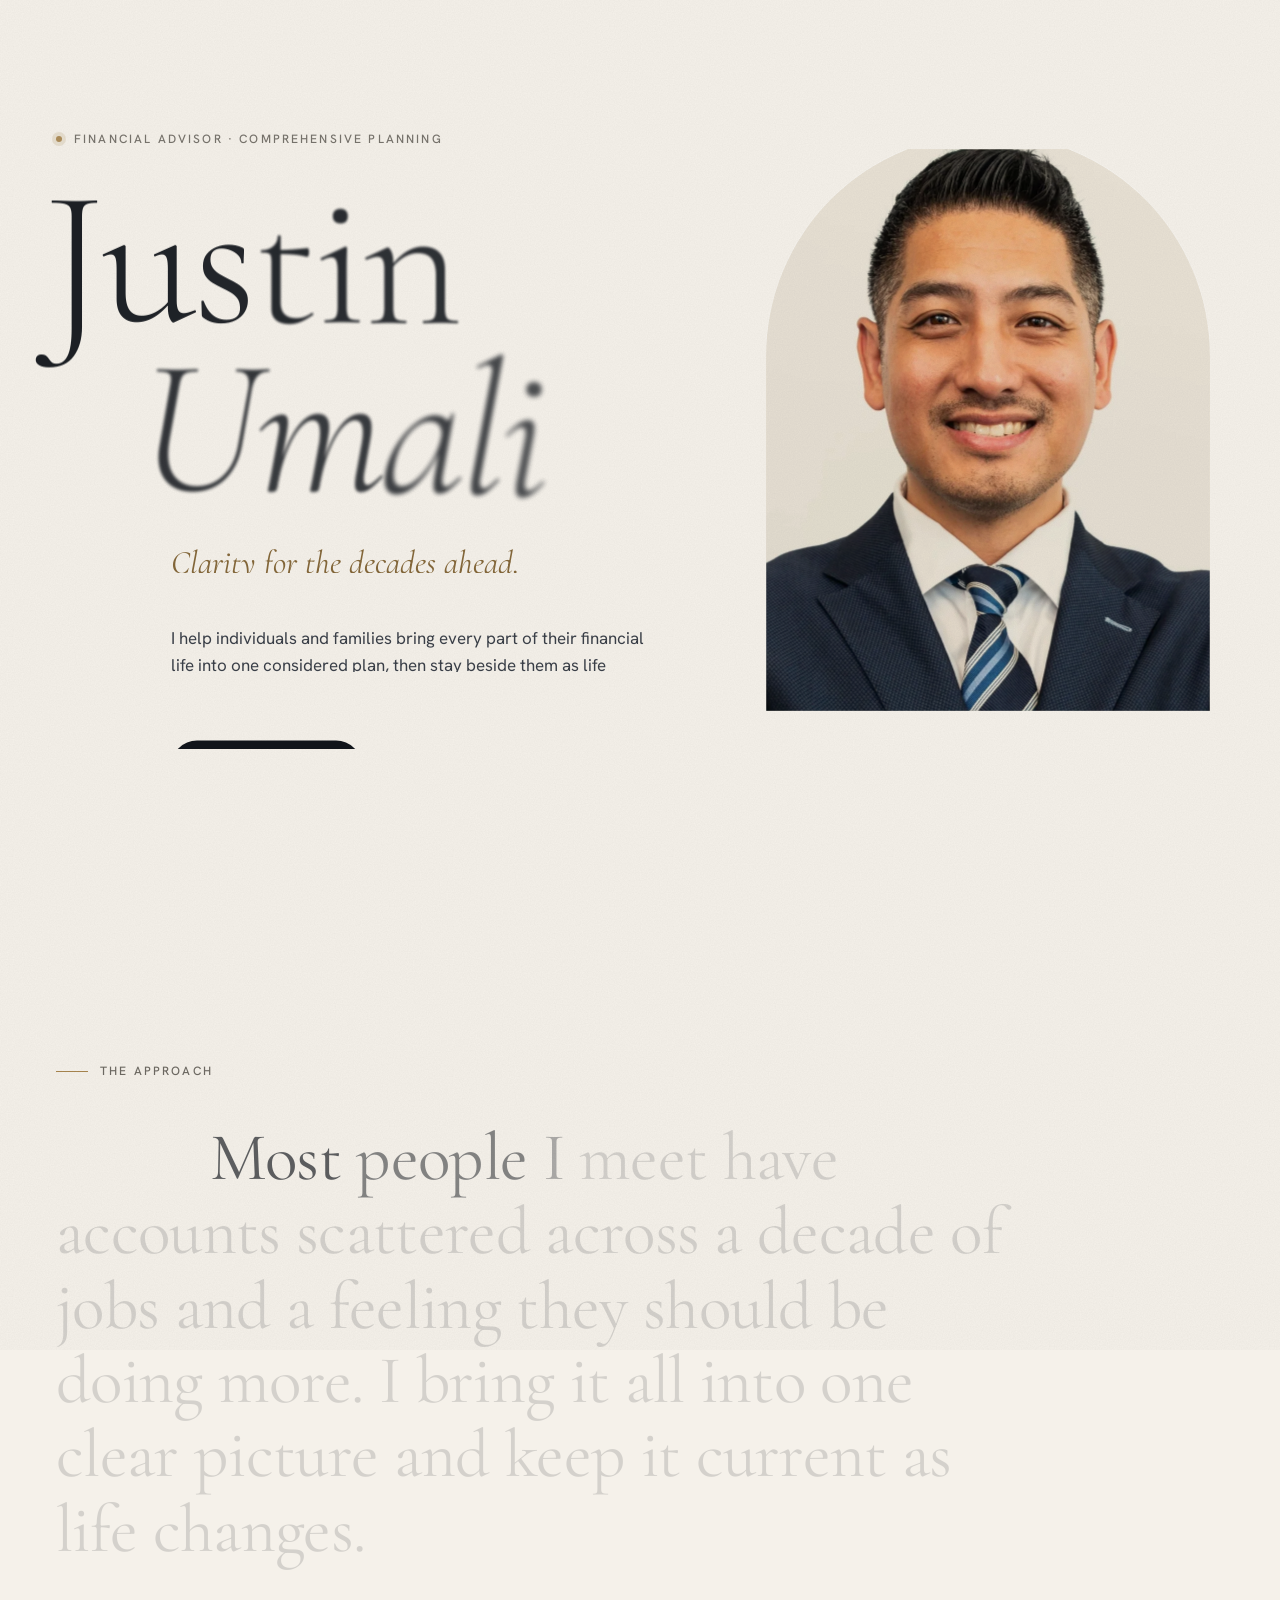
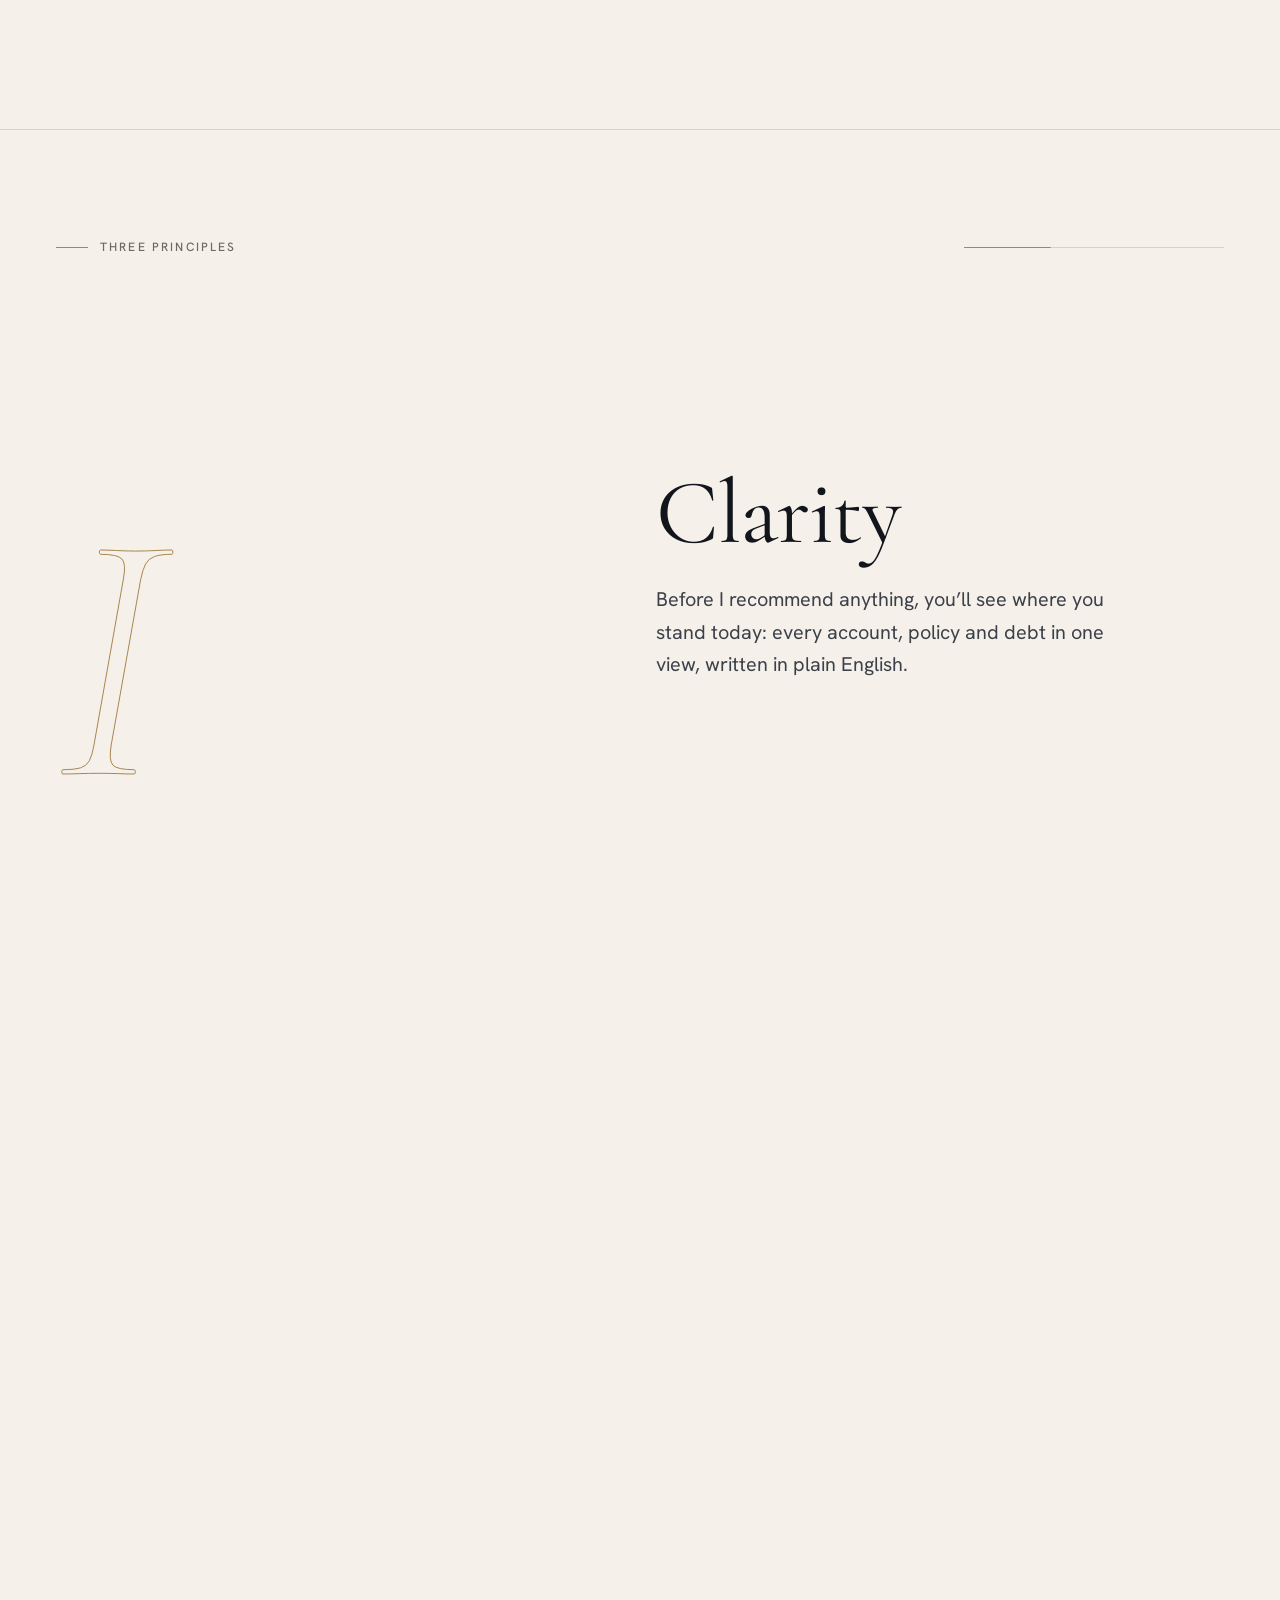
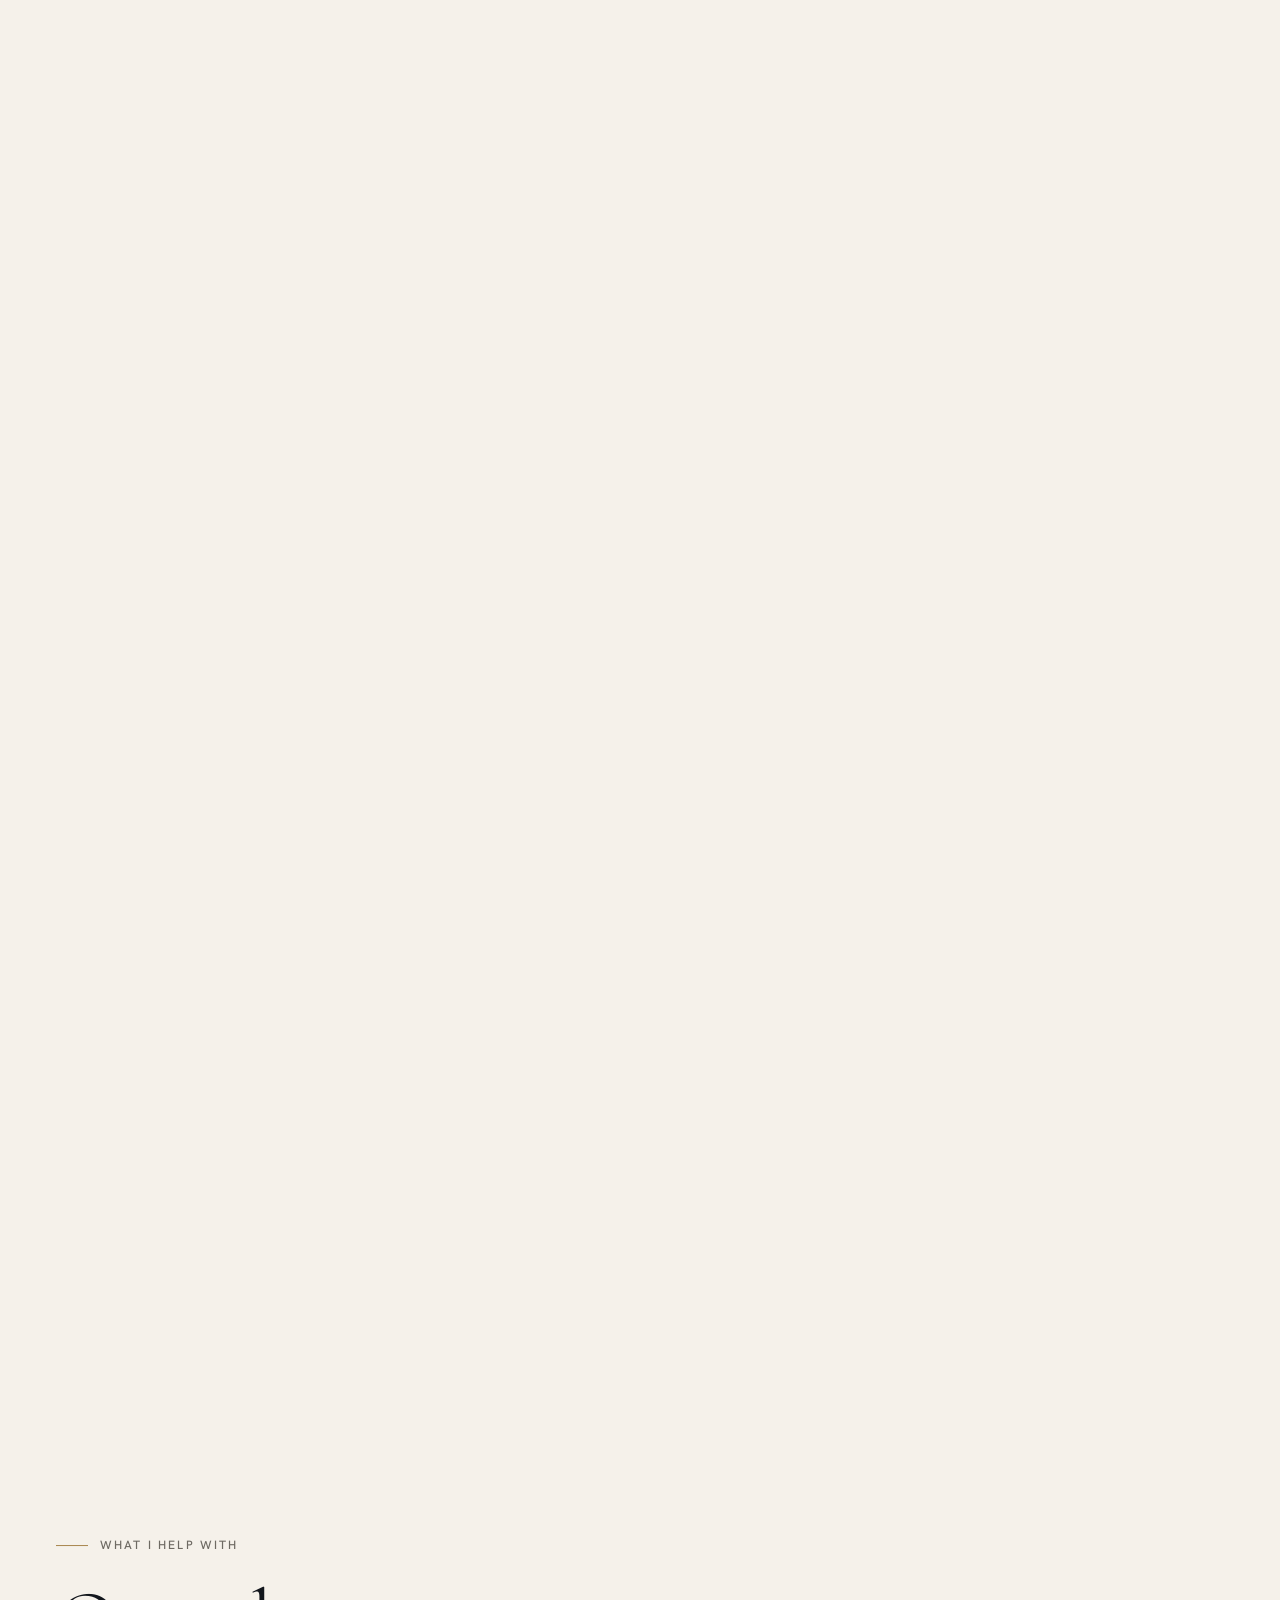
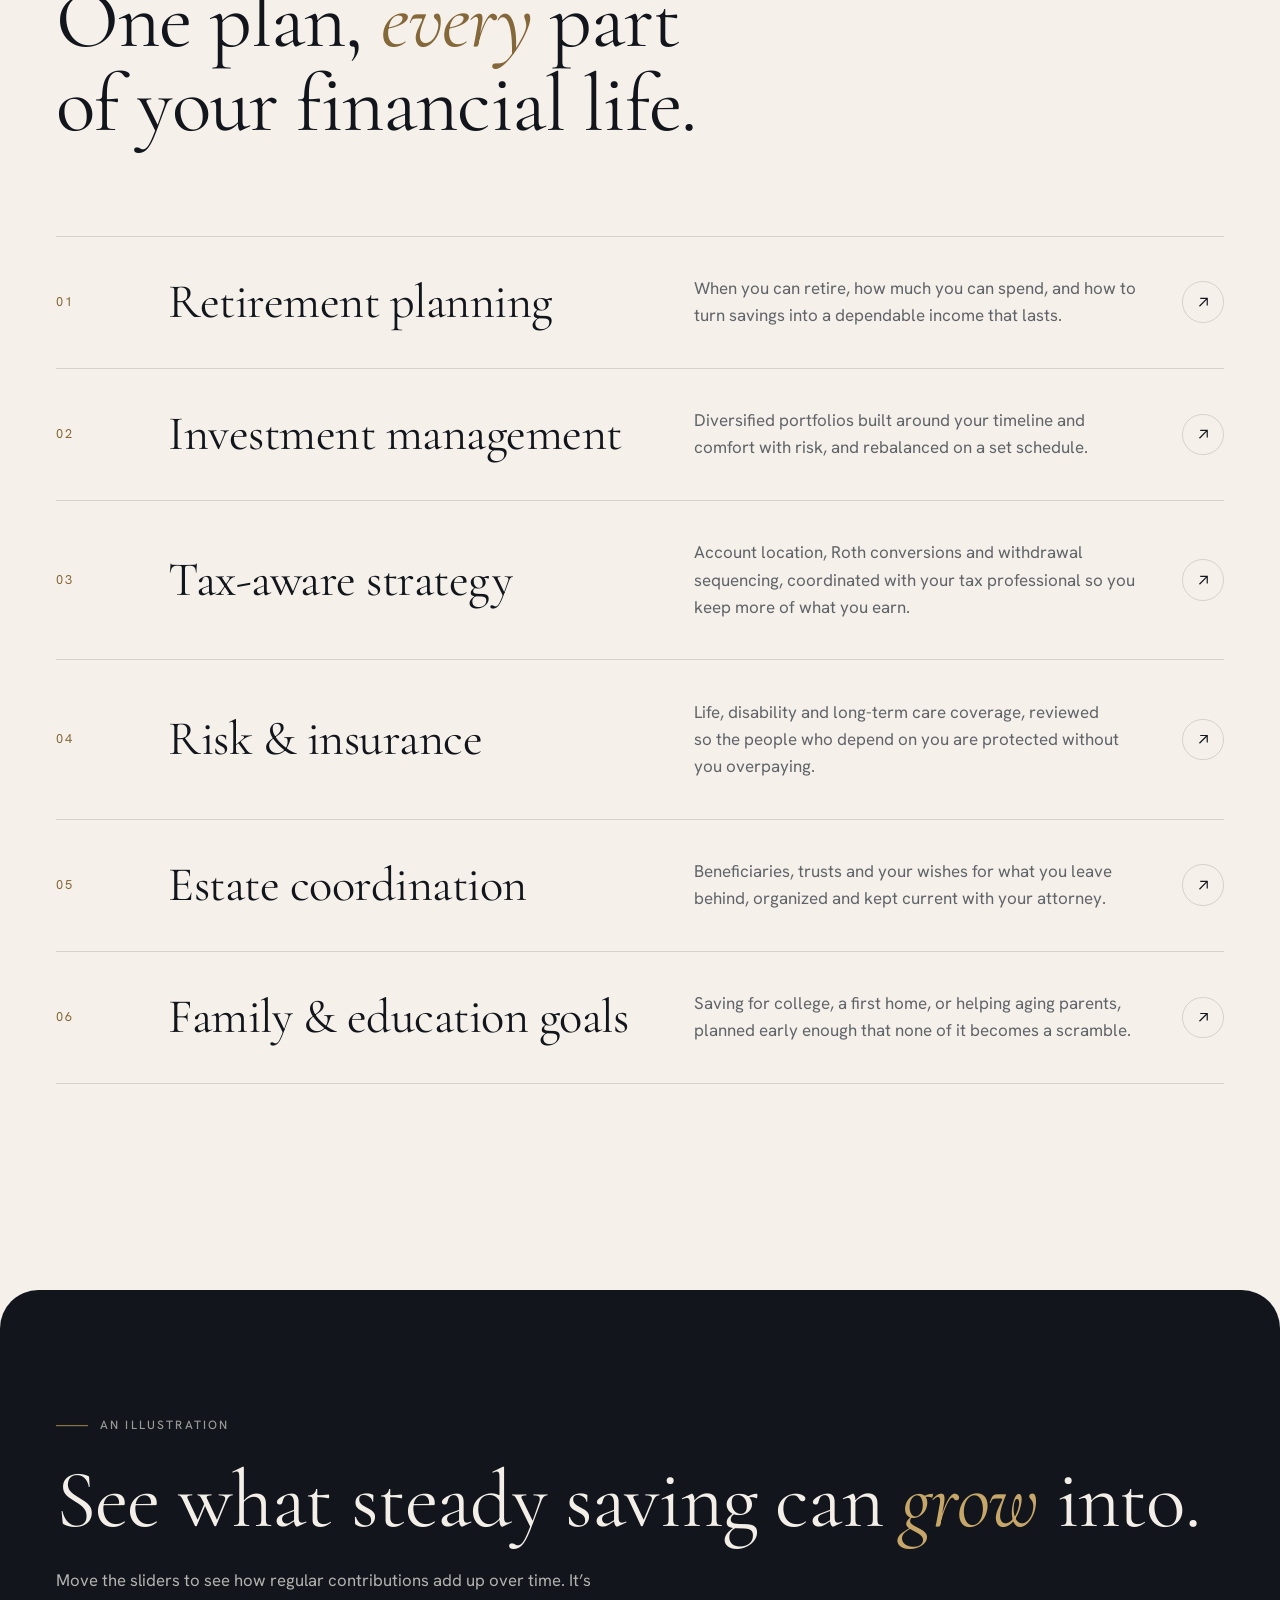
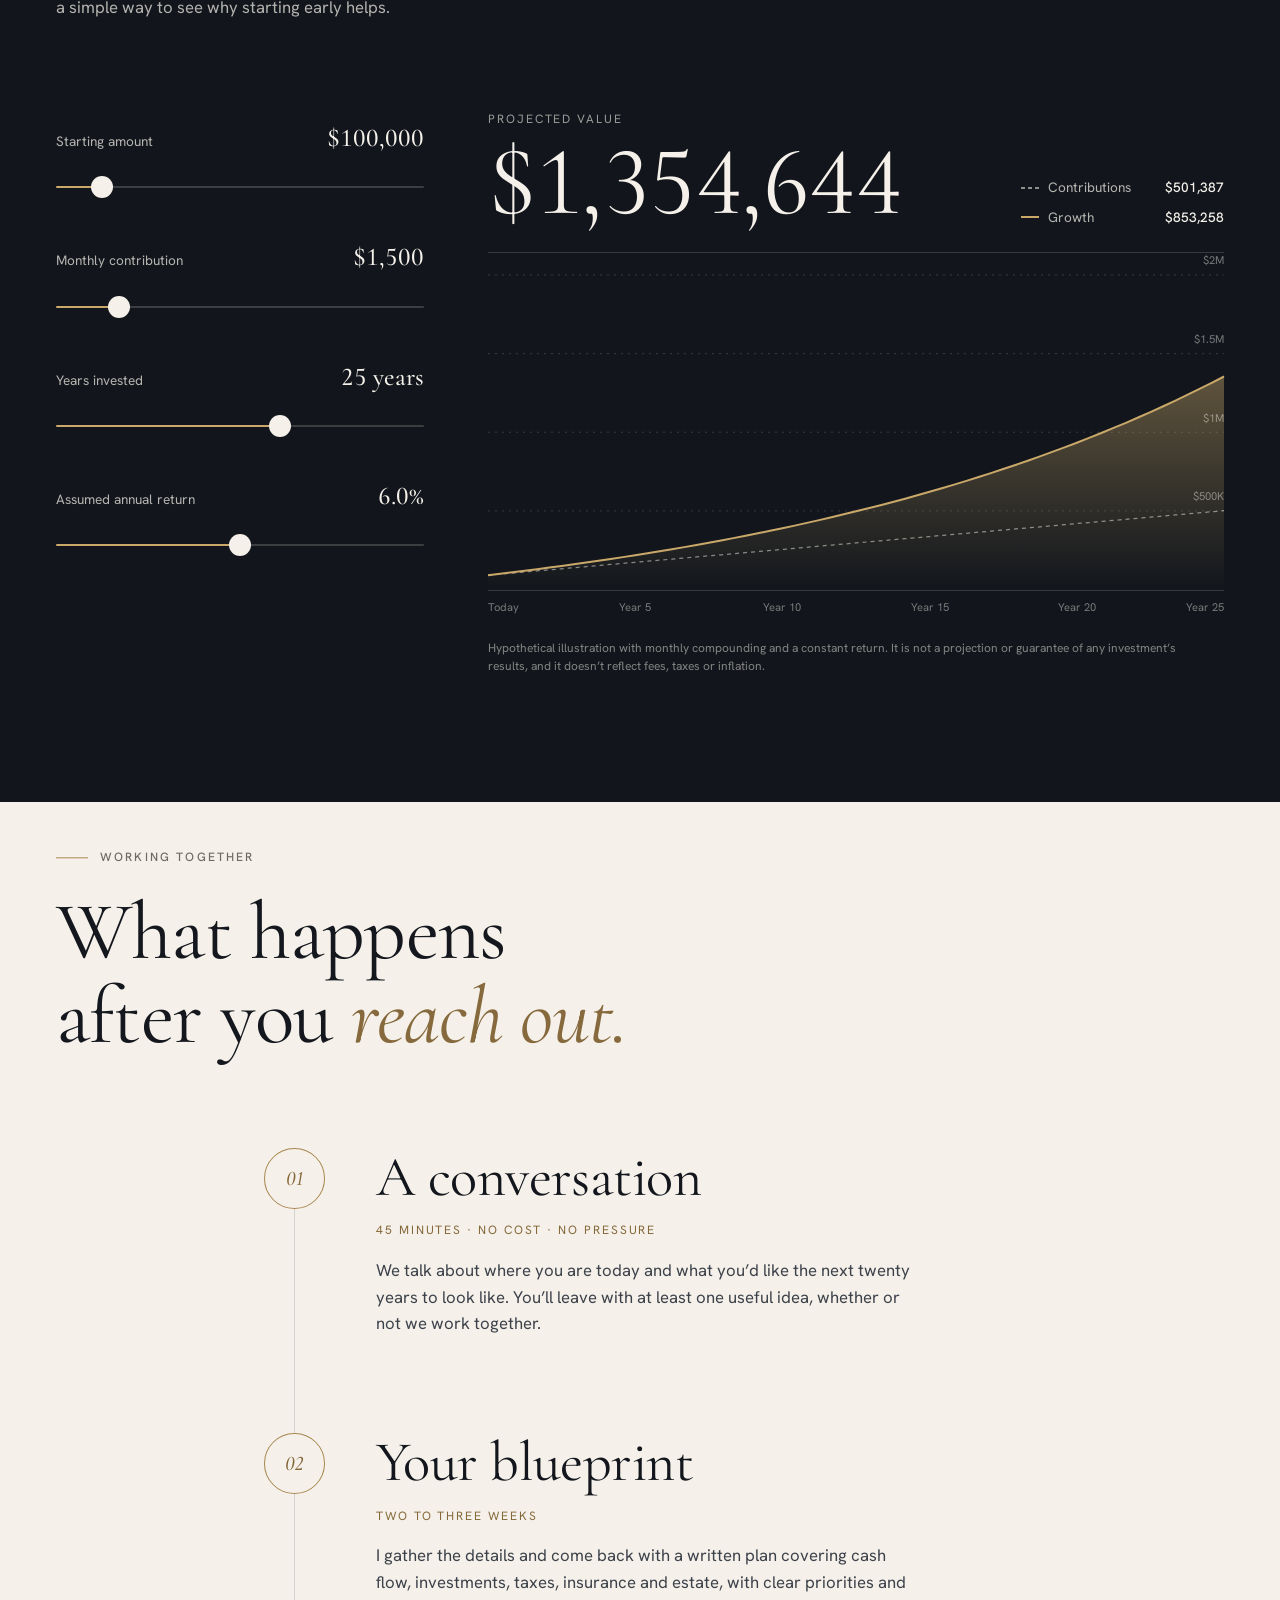
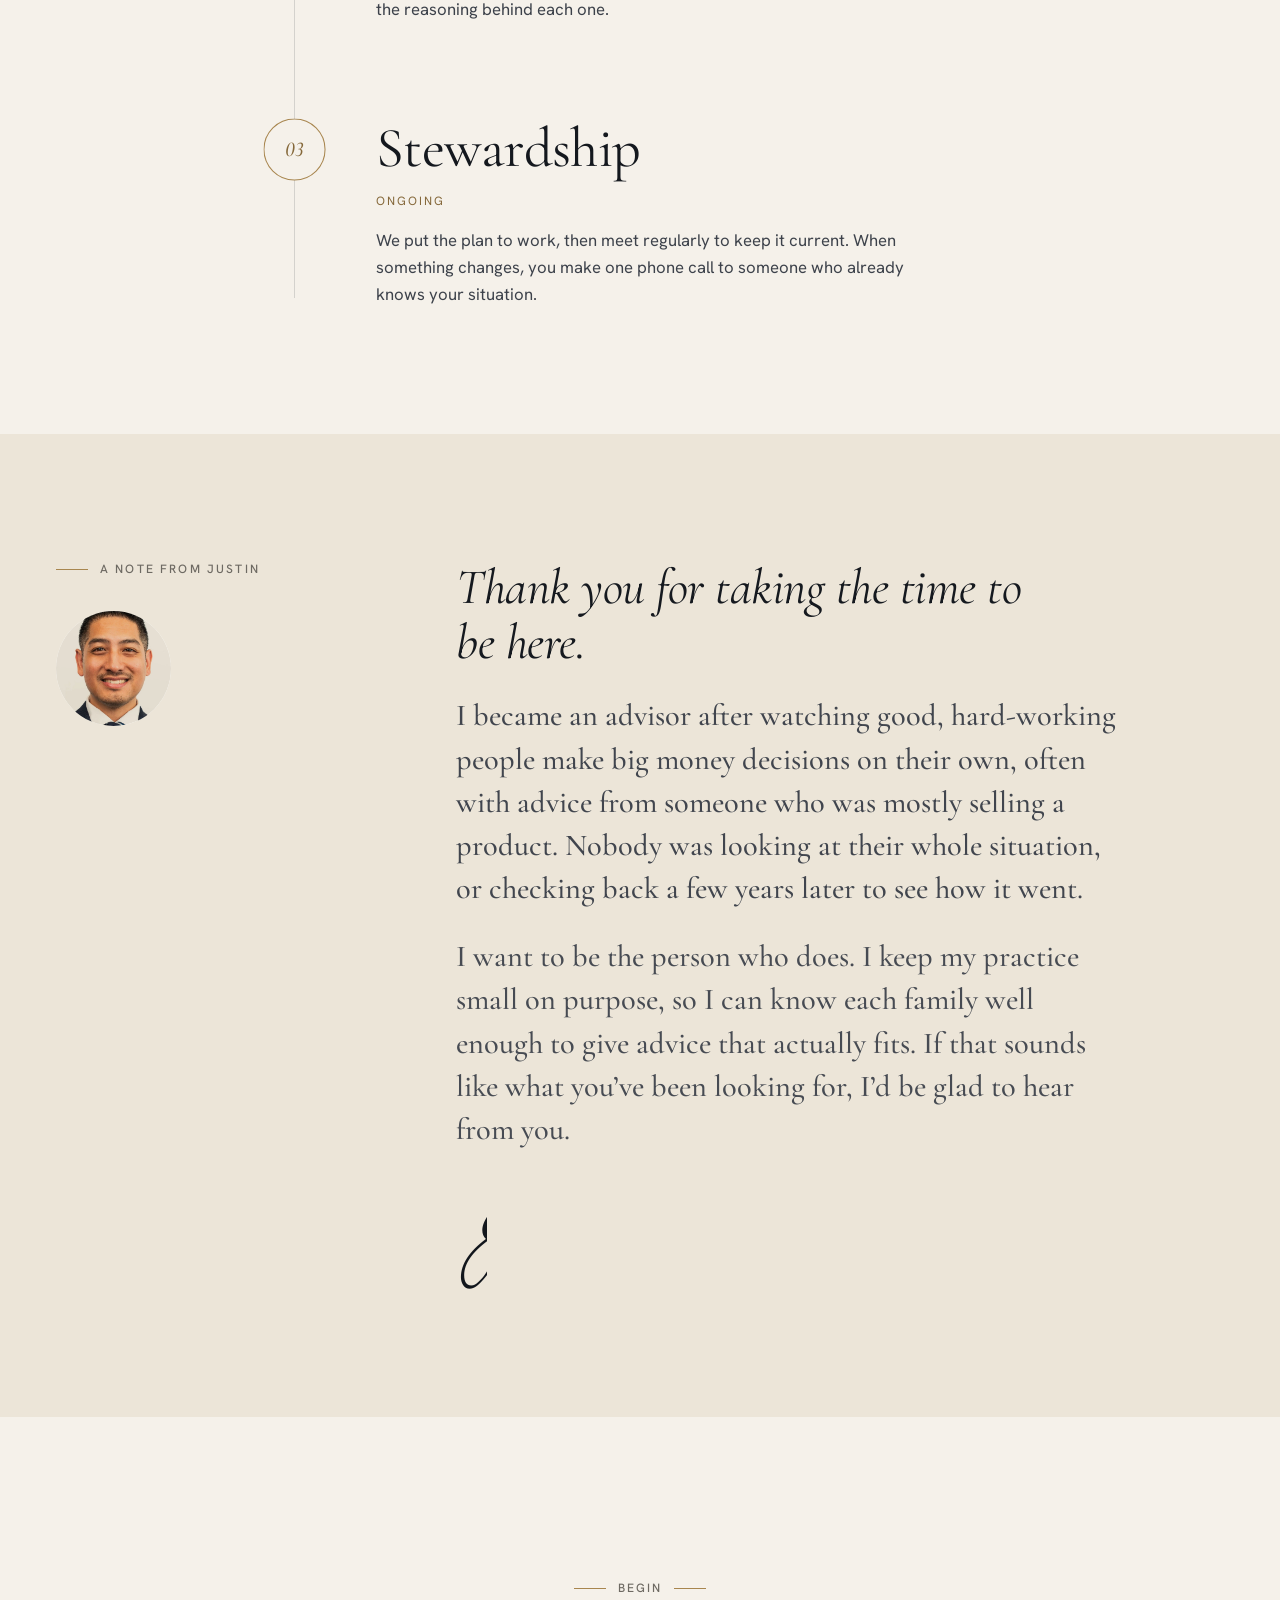
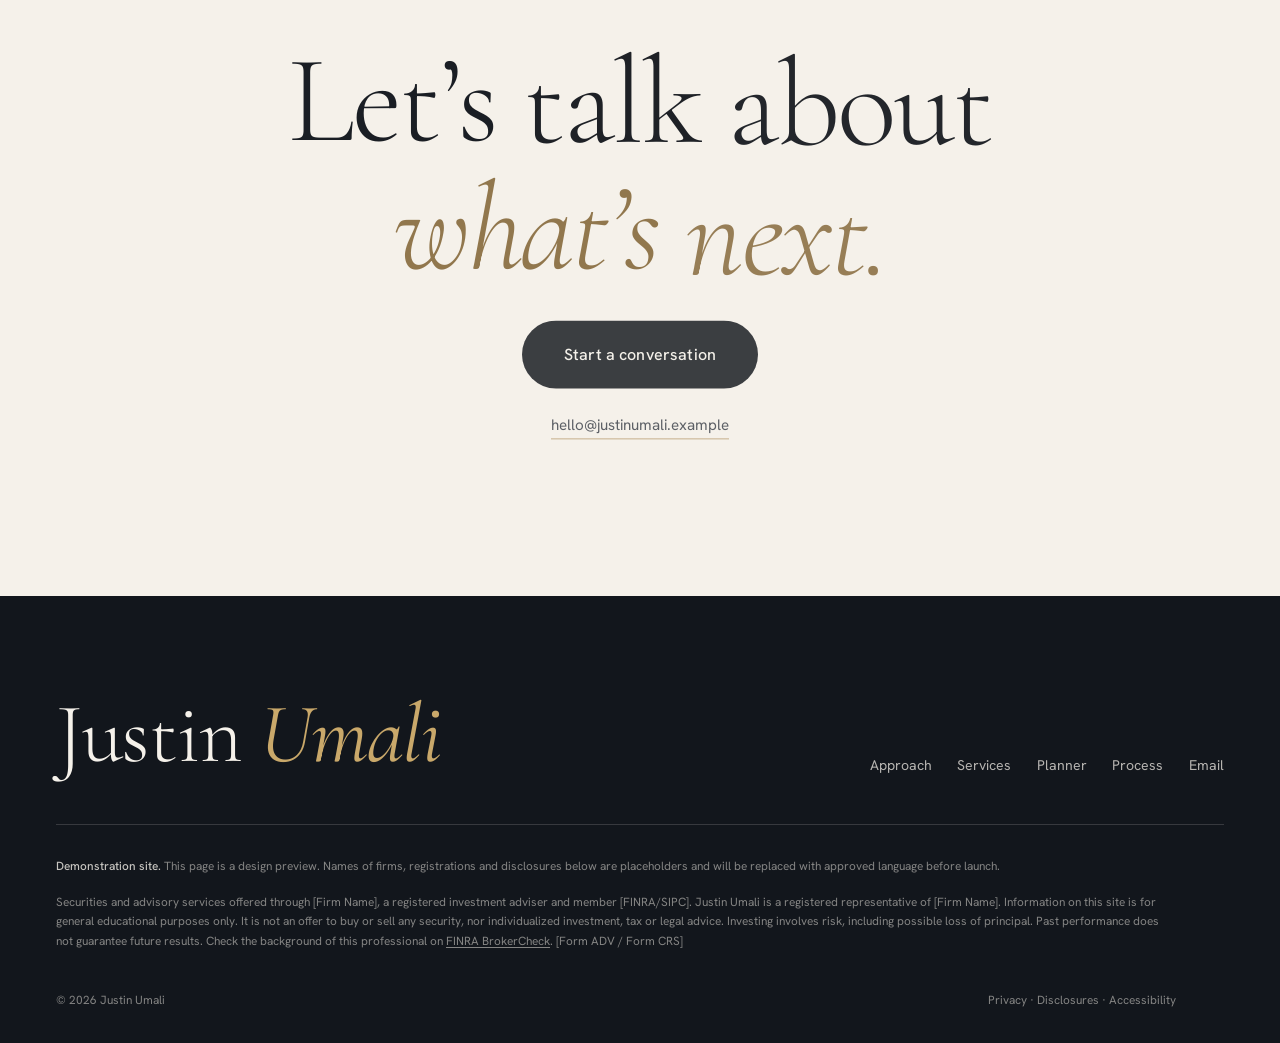
<file: index.html>
<!doctype html>
<html lang="en">
<head>
  <meta charset="utf-8">
  <meta name="viewport" content="width=device-width, initial-scale=1, viewport-fit=cover">
  <title>Justin Umali | Financial Advisor</title>
  <meta name="description" content="Justin Umali is a financial advisor offering comprehensive planning: retirement, investments, tax-aware strategy, insurance and estate coordination.">
  <meta name="theme-color" content="#F5F1EA">
  <meta property="og:title" content="Justin Umali | Financial Advisor">
  <meta property="og:description" content="Financial planning for individuals and families: retirement, investments, taxes, insurance and estate.">
  <meta property="og:type" content="website">
  <meta property="og:image" content="assets/og.jpg">
  <meta name="twitter:card" content="summary_large_image">
  <link rel="icon" href="assets/favicon.svg" type="image/svg+xml">
  <link rel="preconnect" href="https://fonts.googleapis.com">
  <link rel="preconnect" href="https://fonts.gstatic.com" crossorigin>
  <link rel="stylesheet" href="https://fonts.googleapis.com/css2?family=Cormorant+Garamond:ital,wght@0,300..700;1,300..700&family=Hanken+Grotesk:wght@300..700&family=Mrs+Saint+Delafield&display=swap">
  <link rel="preload" as="image" href="assets/justin-umali.webp" type="image/webp">
  <link rel="stylesheet" href="styles.css">
  <script>document.documentElement.classList.add('js');if(matchMedia('(prefers-reduced-motion: reduce)').matches)document.documentElement.classList.add('reduced');</script>
</head>
<body>
  <a class="skip" href="#main">Skip to content</a>

  <!-- Intro curtain -->
  <div class="intro" aria-hidden="true">
    <div class="intro__inner">
      <span class="intro__mono">J<em>U</em></span>
      <span class="intro__rule"></span>
      <span class="intro__caption">Financial Advisor</span>
    </div>
  </div>

  <div class="progress" aria-hidden="true"><span></span></div>
  <div class="cursor is-hidden" aria-hidden="true"><span class="cursor__label"></span></div>

  <header class="nav" data-nav>
    <a class="nav__mark" href="#top" aria-label="Justin Umali, home">J<em>U</em></a>
    <nav class="nav__links" aria-label="Primary">
      <a href="#approach">Approach</a>
      <a href="#services">Services</a>
      <a href="#planner">Planner</a>
      <a href="#process">Process</a>
      <a href="#letter">About</a>
    </nav>
    <button class="btn btn--small magnetic" data-book><span>Start a conversation</span></button>
    <button class="nav__menu" aria-expanded="false" aria-controls="mobile-menu" data-menu-toggle>
      <span class="sr">Menu</span><i></i><i></i>
    </button>
  </header>

  <div class="mobile-menu" id="mobile-menu" hidden>
    <nav aria-label="Mobile">
      <a href="#approach"><small>01</small>Approach</a>
      <a href="#services"><small>02</small>Services</a>
      <a href="#planner"><small>03</small>Planner</a>
      <a href="#process"><small>04</small>Process</a>
      <a href="#letter"><small>05</small>About</a>
    </nav>
    <button class="btn" data-book><span>Start a conversation</span></button>
  </div>

  <main id="main">

    <!-- HERO -->
    <section class="hero" id="top">
      <div class="hero__text">
        <p class="eyebrow hero__eyebrow"><span class="dot"></span><span>Financial Advisor<span class="hide-sm">&nbsp;· Comprehensive Planning</span></span></p>
        <h1 class="hero__name" aria-label="Justin Umali">
          <span class="line" data-split>Justin</span>
          <span class="line line--italic" data-split>Umali</span>
        </h1>
        <div class="hero__lede">
          <p class="hero__statement reveal-line"><span>Clarity for the decades ahead.</span></p>
          <p class="hero__body reveal-line"><span>I help individuals and families bring every part of their financial life into one considered plan, then stay beside them as life changes it.</span></p>
          <div class="hero__ctas reveal-line">
            <span>
              <button class="btn magnetic" data-book><span>Start a conversation</span></button>
              <a class="link-arrow" href="#approach">My approach <svg viewBox="0 0 24 24" aria-hidden="true"><path d="M5 12h14M13 6l6 6-6 6"/></svg></a>
            </span>
          </div>
        </div>
      </div>

      <figure class="hero__portrait" data-cursor="Hello">
        <svg class="hero__arch-line" viewBox="0 0 400 520" preserveAspectRatio="none" aria-hidden="true">
          <path pathLength="1" d="M2 518 V200 A198 198 0 0 1 398 200 V518" />
        </svg>
        <div class="hero__arch">
          <picture>
            <source srcset="assets/justin-umali.webp" type="image/webp">
            <img src="assets/justin-umali.jpg" alt="Portrait of Justin Umali in a navy suit and striped tie, smiling" width="1200" height="1193" fetchpriority="high">
          </picture>
        </div>
        <figcaption><span>Justin Umali</span><span>Financial Advisor</span></figcaption>
      </figure>

      <div class="hero__foot">
        <span class="scroll-cue"><i></i>Scroll</span>
        <ul class="hero__facts">
          <li>One advisor, start to finish</li>
          <li>Plans reviewed every year</li>
          <li>Transparent, plain-English advice</li>
        </ul>
      </div>
    </section>

    <!-- STATEMENT -->
    <section class="statement" id="approach">
      <p class="eyebrow">The approach</p>
      <p class="statement__text" data-words>Most people I meet have accounts scattered across a decade of jobs and a feeling they should be doing more. I bring it all into one clear picture and keep it current as life changes.</p>
    </section>

    <!-- PHILOSOPHY (pinned) -->
    <section class="philosophy" aria-labelledby="philosophy-title">
      <div class="philosophy__pin">
        <div class="philosophy__head">
          <p class="eyebrow" id="philosophy-title">Three principles</p>
          <div class="philosophy__rail" aria-hidden="true"><span></span></div>
        </div>
        <div class="philosophy__numerals" aria-hidden="true">
          <span class="numeral is-active">I</span>
          <span class="numeral">II</span>
          <span class="numeral">III</span>
        </div>
        <div class="philosophy__panels">
          <article class="principle is-active">
            <h2 data-n="I">Clarity</h2>
            <p>Before I recommend anything, you’ll see where you stand today: every account, policy and debt in one view, written in plain English.</p>
          </article>
          <article class="principle">
            <h2 data-n="II">Discipline</h2>
            <p>Markets will have bad years. A good plan is made in calm conditions and comes with clear rules for when to act, and when to sit tight.</p>
          </article>
          <article class="principle">
            <h2 data-n="III">Stewardship</h2>
            <p>A plan is never finished. We revisit it every year, and sooner when life shifts, like a new baby or a change of job, so it keeps fitting the life you actually have.</p>
          </article>
        </div>
      </div>
    </section>

    <!-- SERVICES -->
    <section class="services" id="services" aria-labelledby="services-title">
      <div class="section-head">
        <p class="eyebrow">What I help with</p>
        <h2 class="section-title" id="services-title">One plan, <em>every</em> part of your financial life.</h2>
      </div>
      <ol class="index">
        <li class="index__row">
          <span class="index__no">01</span>
          <h3 class="index__title">Retirement planning</h3>
          <p class="index__desc">When you can retire, how much you can spend, and how to turn savings into a dependable income that lasts.</p>
          <span class="index__arrow" aria-hidden="true"><svg viewBox="0 0 24 24"><path d="M7 17 17 7M8 7h9v9"/></svg></span>
        </li>
        <li class="index__row">
          <span class="index__no">02</span>
          <h3 class="index__title">Investment management</h3>
          <p class="index__desc">Diversified portfolios built around your timeline and comfort with risk, and rebalanced on a set schedule.</p>
          <span class="index__arrow" aria-hidden="true"><svg viewBox="0 0 24 24"><path d="M7 17 17 7M8 7h9v9"/></svg></span>
        </li>
        <li class="index__row">
          <span class="index__no">03</span>
          <h3 class="index__title">Tax-aware strategy</h3>
          <p class="index__desc">Account location, Roth conversions and withdrawal sequencing, coordinated with your tax professional so you keep more of what you earn.</p>
          <span class="index__arrow" aria-hidden="true"><svg viewBox="0 0 24 24"><path d="M7 17 17 7M8 7h9v9"/></svg></span>
        </li>
        <li class="index__row">
          <span class="index__no">04</span>
          <h3 class="index__title">Risk &amp; insurance</h3>
          <p class="index__desc">Life, disability and long-term care coverage, reviewed so the people who depend on you are protected without you overpaying.</p>
          <span class="index__arrow" aria-hidden="true"><svg viewBox="0 0 24 24"><path d="M7 17 17 7M8 7h9v9"/></svg></span>
        </li>
        <li class="index__row">
          <span class="index__no">05</span>
          <h3 class="index__title">Estate coordination</h3>
          <p class="index__desc">Beneficiaries, trusts and your wishes for what you leave behind, organized and kept current with your attorney.</p>
          <span class="index__arrow" aria-hidden="true"><svg viewBox="0 0 24 24"><path d="M7 17 17 7M8 7h9v9"/></svg></span>
        </li>
        <li class="index__row">
          <span class="index__no">06</span>
          <h3 class="index__title">Family &amp; education goals</h3>
          <p class="index__desc">Saving for college, a first home, or helping aging parents, planned early enough that none of it becomes a scramble.</p>
          <span class="index__arrow" aria-hidden="true"><svg viewBox="0 0 24 24"><path d="M7 17 17 7M8 7h9v9"/></svg></span>
        </li>
      </ol>
    </section>

    <!-- PLANNER -->
    <section class="planner" id="planner" aria-labelledby="planner-title">
      <div class="section-head section-head--dark">
        <p class="eyebrow">An illustration</p>
        <h2 class="section-title" id="planner-title">See what steady saving can <em>grow</em> into.</h2>
        <p class="section-sub">Move the sliders to see how regular contributions add up over time. It’s a simple way to see why starting early helps.</p>
      </div>

      <div class="planner__grid">
        <form class="planner__controls" onsubmit="return false">
          <div class="field">
            <label for="f-start">Starting amount <output data-out="start"></output></label>
            <input type="range" id="f-start" name="start" min="0" max="1000000" step="5000" value="100000">
          </div>
          <div class="field">
            <label for="f-monthly">Monthly contribution <output data-out="monthly"></output></label>
            <input type="range" id="f-monthly" name="monthly" min="0" max="10000" step="100" value="1500">
          </div>
          <div class="field">
            <label for="f-years">Years invested <output data-out="years"></output></label>
            <input type="range" id="f-years" name="years" min="1" max="40" step="1" value="25">
          </div>
          <div class="field">
            <label for="f-rate">Assumed annual return <output data-out="rate"></output></label>
            <input type="range" id="f-rate" name="rate" min="2" max="10" step="0.5" value="6">
          </div>
        </form>

        <div class="planner__viz">
          <div class="planner__totals">
            <div>
              <span class="label">Projected value</span>
              <span class="planner__big" data-total aria-live="polite">$0</span>
            </div>
            <div class="planner__split">
              <span><i class="key key--contrib"></i>Contributions <b data-contrib>$0</b></span>
              <span><i class="key key--growth"></i>Growth <b data-growth>$0</b></span>
            </div>
          </div>
          <div class="chart">
            <svg viewBox="0 0 1000 460" preserveAspectRatio="none" role="img" aria-label="Chart of projected portfolio value over time">
              <defs>
                <linearGradient id="g-growth" x1="0" y1="0" x2="0" y2="1">
                  <stop offset="0" stop-color="#C9A86A" stop-opacity=".42"/>
                  <stop offset="1" stop-color="#C9A86A" stop-opacity="0"/>
                </linearGradient>
              </defs>
              <g class="chart__grid"></g>
              <path class="chart__area" fill="url(#g-growth)"/>
              <path class="chart__contrib"/>
              <path class="chart__line"/>
              <line class="chart__cross" y1="0" y2="460"/>
            </svg>
            <div class="chart__labels" aria-hidden="true"></div>
            <div class="chart__axis" aria-hidden="true"></div>
            <span class="chart__dot" aria-hidden="true"></span>
            <div class="chart__tip" aria-hidden="true"><b></b><span></span></div>
          </div>
          <p class="fine">Hypothetical illustration with monthly compounding and a constant return. It is not a projection or guarantee of any investment’s results, and it doesn’t reflect fees, taxes or inflation.</p>
        </div>
      </div>
    </section>

    <!-- PROCESS -->
    <section class="process" id="process" aria-labelledby="process-title">
      <div class="section-head">
        <p class="eyebrow">Working together</p>
        <h2 class="section-title" id="process-title">What happens after you <em>reach out.</em></h2>
      </div>
      <ol class="steps">
        <span class="steps__line" aria-hidden="true"><i></i></span>
        <li class="step">
          <span class="step__no">01</span>
          <div>
            <h3>A conversation</h3>
            <p class="step__meta">45 minutes · No cost · No pressure</p>
            <p>We talk about where you are today and what you’d like the next twenty years to look like. You’ll leave with at least one useful idea, whether or not we work together.</p>
          </div>
        </li>
        <li class="step">
          <span class="step__no">02</span>
          <div>
            <h3>Your blueprint</h3>
            <p class="step__meta">Two to three weeks</p>
            <p>I gather the details and come back with a written plan covering cash flow, investments, taxes, insurance and estate, with clear priorities and the reasoning behind each one.</p>
          </div>
        </li>
        <li class="step">
          <span class="step__no">03</span>
          <div>
            <h3>Stewardship</h3>
            <p class="step__meta">Ongoing</p>
            <p>We put the plan to work, then meet regularly to keep it current. When something changes, you make one phone call to someone who already knows your situation.</p>
          </div>
        </li>
      </ol>
    </section>

    <!-- LETTER -->
    <section class="letter" id="letter" aria-labelledby="letter-title">
      <div class="letter__aside">
        <p class="eyebrow" id="letter-title">A note from Justin</p>
        <div class="letter__thumb"><img src="assets/justin-umali.jpg" alt="" loading="lazy" width="1200" height="1193"></div>
      </div>
      <div class="letter__body">
        <p class="letter__open">Thank you for taking the time to be here.</p>
        <p>I became an advisor after watching good, hard-working people make big money decisions on their own, often with advice from someone who was mostly selling a product. Nobody was looking at their whole situation, or checking back a few years later to see how it went.</p>
        <p>I want to be the person who does. I keep my practice small on purpose, so I can know each family well enough to give advice that actually fits. If that sounds like what you’ve been looking for, I’d be glad to hear from you.</p>
        <div class="signature" aria-label="Signed, Justin Umali">
          <span class="signature__ink">Justin Umali</span>
        </div>
      </div>
    </section>

    <!-- CTA -->
    <section class="cta" aria-labelledby="cta-title">
      <p class="eyebrow">Begin</p>
      <h2 class="cta__title" id="cta-title"><span data-split-words>Let’s talk about</span> <em data-split-words>what’s next.</em></h2>
      <div class="cta__actions">
        <button class="btn btn--large magnetic" data-book><span>Start a conversation</span></button>
        <a class="cta__mail" href="mailto:hello@justinumali.example">hello@justinumali.example</a>
      </div>
    </section>
  </main>

  <footer class="footer">
    <div class="footer__top">
      <a class="footer__mark" href="#top">Justin <em>Umali</em></a>
      <nav aria-label="Footer">
        <a href="#approach">Approach</a>
        <a href="#services">Services</a>
        <a href="#planner">Planner</a>
        <a href="#process">Process</a>
        <a href="mailto:hello@justinumali.example">Email</a>
      </nav>
    </div>
    <div class="footer__legal">
      <p><strong>Demonstration site.</strong> This page is a design preview. Names of firms, registrations and disclosures below are placeholders and will be replaced with approved language before launch.</p>
      <p>Securities and advisory services offered through [Firm Name], a registered investment adviser and member [FINRA/SIPC]. Justin Umali is a registered representative of [Firm Name]. Information on this site is for general educational purposes only. It is not an offer to buy or sell any security, nor individualized investment, tax or legal advice. Investing involves risk, including possible loss of principal. Past performance does not guarantee future results. Check the background of this professional on <span class="u">FINRA BrokerCheck</span>. [Form ADV / Form CRS]</p>
      <p class="footer__copy"><span>© 2026 Justin Umali</span><span>Privacy · Disclosures · Accessibility</span></p>
    </div>
  </footer>

  <!-- BOOKING -->
  <dialog class="book" aria-labelledby="book-title" data-lenis-prevent>
    <form class="book__form" method="dialog" novalidate>
      <header class="book__head">
        <p class="eyebrow" id="book-title">Start a conversation</p>
        <div class="book__steps" aria-hidden="true"><i class="is-on"></i><i></i><i></i></div>
        <button type="button" class="book__close" data-close aria-label="Close"><svg viewBox="0 0 24 24"><path d="M6 6l12 12M18 6 6 18"/></svg></button>
      </header>

      <div class="book__viewport">
        <fieldset class="book__step is-active" data-step="1">
          <legend>What’s on your mind?</legend>
          <div class="chips">
            <label><input type="checkbox" name="topic" value="Retirement"><span>Retirement</span></label>
            <label><input type="checkbox" name="topic" value="Investments"><span>Investments</span></label>
            <label><input type="checkbox" name="topic" value="Taxes"><span>Taxes</span></label>
            <label><input type="checkbox" name="topic" value="Insurance"><span>Insurance</span></label>
            <label><input type="checkbox" name="topic" value="A life change"><span>A life change</span></label>
            <label><input type="checkbox" name="topic" value="All of it"><span>Honestly, all of it</span></label>
          </div>
        </fieldset>

        <fieldset class="book__step" data-step="2">
          <legend>When would suit you?</legend>
          <div class="chips chips--radio">
            <label><input type="radio" name="when" value="This week"><span>This week</span></label>
            <label><input type="radio" name="when" value="Next two weeks"><span>In the next two weeks</span></label>
            <label><input type="radio" name="when" value="Exploring"><span>Just exploring</span></label>
          </div>
          <p class="book__sub">And how would you like to meet?</p>
          <div class="chips chips--radio">
            <label><input type="radio" name="format" value="Video"><span>Video call</span></label>
            <label><input type="radio" name="format" value="Phone"><span>Phone</span></label>
            <label><input type="radio" name="format" value="In person"><span>In person</span></label>
          </div>
        </fieldset>

        <fieldset class="book__step" data-step="3">
          <legend>How can I reach you?</legend>
          <div class="inputs">
            <label class="input"><input name="name" autocomplete="name" placeholder=" " required><span>Your name</span></label>
            <label class="input"><input name="email" type="email" autocomplete="email" placeholder=" " required><span>Email</span></label>
            <label class="input input--wide"><textarea name="note" rows="3" placeholder=" "></textarea><span>Anything you’d like me to know? (optional)</span></label>
          </div>
          <p class="book__error" role="alert"></p>
        </fieldset>

        <div class="book__step book__done" data-step="4">
          <svg viewBox="0 0 80 80" aria-hidden="true"><circle cx="40" cy="40" r="37"/><path d="M25 41l10 10 20-22"/></svg>
          <h3>Thank you<span data-thanks-name></span>.</h3>
          <p>I’ll reply within one business day to find a time that works for you. Talk soon.</p>
          <p class="fine">Demo only: nothing has been sent.</p>
        </div>
      </div>

      <footer class="book__foot">
        <button type="button" class="link-back" data-back>Back</button>
        <button type="button" class="btn" data-next><span>Continue</span></button>
      </footer>
    </form>
  </dialog>

  <script src="vendor/gsap.min.js" defer></script>
  <script src="vendor/ScrollTrigger.min.js" defer></script>
  <script src="vendor/lenis.min.js" defer></script>
  <script src="main.js" defer></script>
</body>
</html>
</file>
<file: styles.css>
/* ==========================================================
   Justin Umali, quiet luxury
   ========================================================== */
:root {
  --ivory: #F5F1EA;
  --paper: #ECE5D8;
  --ink: #12161C;
  --ink-2: #3B4049;
  --muted: #6E6A63;
  --brass: #A8864F;
  --brass-text: #85683A;
  --brass-light: #C9A86A;
  --line: rgba(18, 22, 28, .14);
  --line-dark: rgba(245, 241, 234, .16);

  --serif: "Cormorant Garamond", "Cormorant", Garamond, "Iowan Old Style", Georgia, serif;
  --sans: "Hanken Grotesk", ui-sans-serif, system-ui, sans-serif;
  --script: "Mrs Saint Delafield", cursive;

  --ease: cubic-bezier(.7, 0, .2, 1);
  --ease-out: cubic-bezier(.16, 1, .3, 1);
  --gutter: max(clamp(1.375rem, 5.5vw, 3.5rem), env(safe-area-inset-left), env(safe-area-inset-right));
  --max: 1440px;
}

*, *::before, *::after { box-sizing: border-box; }
html { -webkit-text-size-adjust: 100%; text-size-adjust: 100%; -webkit-tap-highlight-color: transparent; }
html.lenis, html.lenis body { height: auto; }
.lenis.lenis-smooth { scroll-behavior: auto !important; }
.lenis.lenis-stopped { overflow: hidden; }
html:not(.js) { scroll-behavior: smooth; }

body {
  margin: 0;
  background: var(--ivory);
  color: var(--ink);
  font-family: var(--sans);
  font-size: clamp(1rem, .95rem + .2vw, 1.0625rem);
  line-height: 1.6;
  -webkit-font-smoothing: antialiased;
  text-rendering: optimizeLegibility;
  overflow-wrap: break-word;
  overflow-x: hidden;
  overflow-x: clip;
}
/* film grain */
body::after {
  content: "";
  position: fixed; inset: -50%;
  pointer-events: none;
  z-index: 90;
  opacity: .07;
  background-image: url("data:image/svg+xml,%3Csvg xmlns='http://www.w3.org/2000/svg' width='220' height='220'%3E%3Cfilter id='n'%3E%3CfeTurbulence type='fractalNoise' baseFrequency='.85' numOctaves='3' stitchTiles='stitch'/%3E%3CfeColorMatrix values='0 0 0 0 0  0 0 0 0 0  0 0 0 0 0  0 0 0 .55 0'/%3E%3C/filter%3E%3Crect width='100%25' height='100%25' filter='url(%23n)'/%3E%3C/svg%3E");
  animation: grain 1.2s steps(6) infinite;
}
@keyframes grain {
  0% { transform: translate(0, 0); } 20% { transform: translate(-3%, 2%); }
  40% { transform: translate(2%, -4%); } 60% { transform: translate(-4%, -1%); }
  80% { transform: translate(3%, 3%); } 100% { transform: translate(0, 0); }
}

img { display: block; max-width: 100%; height: auto; }
a { color: inherit; text-decoration: none; }
button { font: inherit; color: inherit; background: none; border: 0; padding: 0; cursor: pointer; }
::selection { background: var(--ink); color: var(--ivory); }
:focus-visible { outline: 1.5px solid var(--brass); outline-offset: 4px; border-radius: 2px; }
.sr { position: absolute; width: 1px; height: 1px; overflow: hidden; clip: rect(0 0 0 0); white-space: nowrap; }
.skip { position: fixed; left: 1rem; top: -4rem; z-index: 200; background: var(--ink); color: var(--ivory); padding: .6rem 1rem; }
.skip:focus { top: 1rem; }

em { font-style: italic; }
h1, h2, h3 { margin: 0; font-weight: 400; }
p { margin: 0; text-wrap: pretty; }

.eyebrow {
  font-family: var(--sans);
  font-size: .75rem;
  font-weight: 500;
  letter-spacing: .18em;
  text-transform: uppercase;
  color: var(--muted);
  display: flex; align-items: center; gap: .75rem;
}
.eyebrow::before { content: ""; width: 2rem; height: 1px; background: var(--brass); }
.hero__eyebrow::before { display: none; }
.dot { width: 6px; height: 6px; border-radius: 50%; background: var(--brass); box-shadow: 0 0 0 4px rgba(168,134,79,.18); }

@media (max-width: 560px) { .hide-sm { display: none; } }
.fine { font-size: .75rem; line-height: 1.55; color: var(--muted); }

/* ---------- buttons ---------- */
.btn {
  --h: 3.25rem;
  position: relative;
  display: inline-flex; align-items: center; justify-content: center;
  height: var(--h);
  padding: 0 1.75rem;
  border-radius: 999px;
  background: var(--ink);
  color: var(--ivory);
  font-size: .9rem; font-weight: 500; letter-spacing: .01em;
  overflow: hidden;
  isolation: isolate;
  white-space: nowrap;
  transition: color .5s var(--ease);
}
.btn::before {
  content: "";
  position: absolute; inset: 0;
  background: var(--brass);
  border-radius: inherit;
  transform: translateY(101%);
  transition: transform .6s var(--ease);
  z-index: -1;
}
.btn:focus-visible::before { transform: translateY(0); }
@media (hover: hover) { .btn:hover::before { transform: translateY(0); } }
.btn > span { display: inline-block; pointer-events: none; }
.btn--small { --h: 2.6rem; padding: 0 1.25rem; font-size: .82rem; }
.btn--large { --h: 4.25rem; padding: 0 2.6rem; font-size: 1rem; }

.link-arrow {
  display: inline-flex; align-items: center; gap: .5rem;
  font-size: .9rem; font-weight: 500;
  padding: .5rem 0;
  background: linear-gradient(currentColor, currentColor) 0 100% / 0 1px no-repeat;
  transition: background-size .6s var(--ease);
}
.link-arrow:hover { background-size: 100% 1px; }
.link-arrow svg, .index__arrow svg, .book__close svg { width: 1.1em; height: 1.1em; fill: none; stroke: currentColor; stroke-width: 1.5; }
.link-arrow svg { transition: transform .5s var(--ease); }
.link-arrow:hover svg { transform: translateX(4px); }

/* ---------- intro ---------- */
.intro { display: none; }
.js:not(.reduced) .intro {
  display: grid; place-items: center;
  position: fixed; inset: 0; z-index: 150;
  background: var(--ivory);
  clip-path: inset(0 0 0 0);
}
.intro__inner { display: grid; justify-items: center; gap: 1.1rem; }
.intro__mono {
  font-family: var(--serif);
  font-size: clamp(3.4rem, 9vw, 5.6rem);
  font-weight: 300; line-height: 1;
  opacity: 0;
}
.intro__mono em { color: var(--brass); }
.intro__rule { width: min(42vw, 260px); height: 1px; background: var(--brass); transform: scaleX(0); }
.intro__caption { font-size: .7rem; letter-spacing: .32em; text-transform: uppercase; color: var(--muted); opacity: 0; }

/* ---------- progress & cursor ---------- */
.progress { position: fixed; inset: 0 0 auto 0; height: 2px; z-index: 120; pointer-events: none; }
.progress span { display: block; height: 100%; background: var(--brass); transform-origin: 0 50%; transform: scaleX(0); }

.cursor {
  position: fixed; left: 0; top: 0; z-index: 130;
  width: 14px; height: 14px; margin: -7px 0 0 -7px;
  border-radius: 50%;
  border: 1px solid var(--brass);
  pointer-events: none;
  display: none;
  place-items: center;
  transition: width .5s var(--ease-out), height .5s var(--ease-out), margin .5s var(--ease-out), background-color .4s, border-color .4s, opacity .3s;
}
@media (hover: hover) and (pointer: fine) { .js:not(.reduced) .cursor { display: grid; } }
.cursor.is-link { width: 46px; height: 46px; margin: -23px 0 0 -23px; background: rgba(168,134,79,.12); }
.cursor.is-label { width: 84px; height: 84px; margin: -42px 0 0 -42px; background: var(--ink); border-color: var(--ink); }
.cursor.is-hidden { opacity: 0; }
.cursor__label { font-size: .7rem; letter-spacing: .14em; text-transform: uppercase; color: var(--ivory); opacity: 0; transition: opacity .3s; }
.cursor.is-label .cursor__label { opacity: 1; }
.on-dark .cursor.is-label { background: var(--ivory); border-color: var(--ivory); }
.on-dark .cursor.is-label .cursor__label { color: var(--ink); }

/* ---------- nav ---------- */
.nav {
  position: fixed; inset: 0 0 auto 0; z-index: 100;
  display: flex; align-items: center; justify-content: space-between; gap: 2rem;
  padding: max(1.1rem, env(safe-area-inset-top)) var(--gutter) 1.1rem;
  transition: transform .7s var(--ease), background-color .5s, box-shadow .5s;
}
.nav.is-scrolled { background: rgba(245, 241, 234, .82); backdrop-filter: blur(14px) saturate(1.2); -webkit-backdrop-filter: blur(14px) saturate(1.2); box-shadow: 0 1px 0 var(--line); }
.nav.is-hidden { transform: translateY(-100%); }
.on-dark .nav.is-scrolled { background: rgba(18, 22, 28, .78); box-shadow: 0 1px 0 var(--line-dark); color: var(--ivory); }
.on-dark .nav.is-scrolled .nav__links a { color: rgba(245,241,234,.75); }
.on-dark .nav.is-scrolled .nav__links a:hover { color: var(--ivory); }
.on-dark .nav.is-scrolled .btn { background: var(--ivory); color: var(--ink); }
.on-dark .nav.is-scrolled .btn:hover { color: var(--ivory); }
.on-dark .nav.is-scrolled .nav__menu i { background: var(--ivory); }
.on-dark .nav.is-scrolled .nav__mark em { color: var(--brass-light); }
.nav__mark {
  font-family: var(--serif); font-size: 1.85rem; line-height: 1; font-weight: 500; font-weight: 400;
}
.nav__mark em, .footer__mark em { color: var(--brass); font-weight: 400; }
.nav__links { display: flex; gap: clamp(1.25rem, 2.6vw, 2.5rem); margin-left: auto; }
.nav__links a {
  font-size: .85rem; color: var(--ink-2);
  background: linear-gradient(var(--brass), var(--brass)) 100% 100% / 0 1px no-repeat;
  padding: .2rem 0;
  transition: background-size .5s var(--ease), color .3s;
}
.nav__links a:hover { color: var(--ink); background-size: 100% 1px; background-position: 0 100%; }
.nav__menu { display: none; width: 2.75rem; height: 2.75rem; position: relative; }
.nav__menu i { position: absolute; left: .6rem; right: .6rem; height: 1.5px; background: var(--ink); transition: transform .5s var(--ease); }
.nav__menu i:nth-of-type(1) { top: 1.05rem; }
.nav__menu i:nth-of-type(2) { top: 1.6rem; }
.nav__menu[aria-expanded="true"] i:nth-of-type(1) { transform: translateY(.275rem) rotate(45deg); }
.nav__menu[aria-expanded="true"] i:nth-of-type(2) { transform: translateY(-.275rem) rotate(-45deg); }

.mobile-menu {
  position: fixed; inset: 0; z-index: 95;
  background: var(--ivory);
  display: flex; flex-direction: column; justify-content: space-between;
  padding: 6.5rem var(--gutter) max(2.5rem, calc(env(safe-area-inset-bottom) + 1.5rem));
}
.mobile-menu[hidden] { display: none; }
.mobile-menu nav { display: grid; }
.mobile-menu nav a {
  display: flex; align-items: baseline; gap: 1rem;
  font-family: var(--serif); font-size: clamp(2.7rem, 12vw, 3.8rem); line-height: 1.15; font-weight: 400;
  border-bottom: 1px solid var(--line); padding: .5rem 0;
}
.mobile-menu small { font-family: var(--sans); font-size: .75rem; color: var(--brass-text); letter-spacing: .1em; }
.mobile-menu .btn { align-self: flex-start; }

@media (max-width: 860px) {
  .nav__links, .nav > .btn { display: none; }
  .nav__menu { display: block; }
}

/* ---------- shared section bits ---------- */
section { position: relative; }
.section-head { display: grid; gap: 1.5rem; max-width: 62rem; margin-bottom: clamp(3rem, 7vw, 6rem); }
.section-title {
  font-family: var(--serif);
  font-size: clamp(2.6rem, 1.6rem + 4.4vw, 5.75rem);
  line-height: 1.02;
  letter-spacing: -.01em;
  font-weight: 400;
  text-wrap: balance;
}
.section-title em { color: var(--brass-text); }
.section-sub { max-width: 34rem; color: var(--ink-2); font-size: 1.05rem; }

/* ---------- hero ---------- */
.hero {
  min-height: 100vh; min-height: 100svh;
  display: grid;
  grid-template-columns: repeat(12, minmax(0, 1fr));
  grid-template-rows: 1fr auto;
  column-gap: clamp(1rem, 2vw, 2rem);
  padding: clamp(6.5rem, 12vh, 8.5rem) var(--gutter) 2rem;
  max-width: var(--max); margin: 0 auto;
}
.hero__text { grid-column: 1 / span 7; align-self: center; display: grid; gap: clamp(1.5rem, 3vh, 2.5rem); position: relative; z-index: 2; }
.hero__name {
  font-family: var(--serif);
  font-weight: 300;
  font-size: clamp(4.6rem, 15vw, 13.75rem);
  line-height: .86;
  letter-spacing: -.02em;
  margin-left: -.06em;
}
.hero__name .line { display: block; overflow: hidden; padding: 0 .08em .24em .1em; margin: 0 0 -.24em -.1em; }
.hero__name .line--italic { font-style: italic; padding-left: clamp(2rem, 9vw, 9rem); }
.hero__name .char { display: inline-block; will-change: transform; }

.hero__lede { display: grid; gap: 1.1rem; max-width: 30rem; margin-left: clamp(0rem, 9vw, 9rem); }
.hero__statement { font-family: var(--serif); font-size: clamp(1.55rem, 1.25rem + 1vw, 2.15rem); line-height: 1.2; font-style: italic; font-weight: 400; color: var(--brass-text); }
.hero__body { color: var(--ink-2); }
.hero__ctas.reveal-line > span { display: flex; flex-wrap: wrap; align-items: center; gap: 1.5rem; padding-top: .5rem; }
.reveal-line { overflow: hidden; }
.reveal-line > span { display: block; }

.hero__portrait {
  grid-column: 8 / span 5;
  align-self: center;
  margin: 0;
  position: relative;
  padding: 14px;
}
.hero__arch {
  position: relative;
  aspect-ratio: 400 / 520;
  border-radius: 999px 999px 0 0;
  overflow: hidden;
  background: var(--paper);
  isolation: isolate;
}
.hero__arch img {
  position: absolute; inset: 0; width: 100%; height: 100%;
  object-fit: cover; object-position: 50% 30%;
  mix-blend-mode: multiply;
  filter: saturate(.92) contrast(1.02);
  transform-origin: 50% 40%;
}
.hero__arch-line { position: absolute; inset: 0; width: 100%; height: 100%; overflow: visible; pointer-events: none; }
.hero__arch-line path { fill: none; stroke: var(--brass); stroke-width: .9; }
.hero__portrait figcaption {
  display: flex; justify-content: space-between; gap: 1rem;
  margin-top: 1rem;
  font-size: .72rem; letter-spacing: .14em; text-transform: uppercase; color: var(--muted);
}

.hero__foot {
  grid-column: 1 / -1;
  display: flex; align-items: center; justify-content: space-between; gap: 2rem;
  border-top: 1px solid var(--line);
  padding-top: 1.25rem; margin-top: 2.5rem;
}
.scroll-cue { display: inline-flex; align-items: center; gap: .75rem; font-size: .72rem; letter-spacing: .2em; text-transform: uppercase; color: var(--muted); }
.scroll-cue i { width: 1px; height: 2.25rem; background: var(--line); position: relative; overflow: hidden; }
.scroll-cue i::after { content: ""; position: absolute; inset: 0; background: var(--brass); animation: cue 2.4s var(--ease) infinite; }
@keyframes cue { 0% { transform: translateY(-100%); } 60%, 100% { transform: translateY(100%); } }
.hero__facts { list-style: none; margin: 0; padding: 0; display: flex; gap: clamp(1rem, 3vw, 3rem); font-size: .82rem; color: var(--ink-2); }
.hero__facts li { display: flex; align-items: center; gap: .6rem; }
.hero__facts li::before { content: ""; width: 5px; height: 5px; transform: rotate(45deg); background: var(--brass); }

@media (max-width: 960px) {
  .hero { grid-template-rows: auto auto auto; padding-top: 6rem; }
  .hero__text { grid-column: 1 / -1; order: 2; margin-top: 2.25rem; }
  .hero__portrait figcaption { display: none; }
  .hero__portrait { grid-column: 3 / span 8; order: 1; }
  .hero__foot { order: 3; }
  .hero__name { font-size: clamp(4.8rem, 26vw, 10rem); }
  .hero__lede { margin-left: 0; }
  .hero__facts { display: none; }
}
@media (max-width: 560px) {
  .hero__portrait { grid-column: 2 / span 10; }
  .hero__text { margin-top: 1.75rem; }
}

/* ---------- statement ---------- */
.statement {
  max-width: var(--max); margin: 0 auto;
  padding: clamp(7rem, 18vh, 12rem) var(--gutter);
  display: grid; gap: 2.5rem;
}
.statement__text {
  font-family: var(--serif);
  font-weight: 400;
  font-size: clamp(2.1rem, 1.1rem + 3.9vw, 4.8rem);
  line-height: 1.1;
  letter-spacing: -.01em;
  max-width: 22ch;
  max-width: min(100%, 60rem);
  text-indent: clamp(3rem, 12vw, 12rem);
}
.statement__text .w { transition: none; }

/* ---------- philosophy ---------- */
.philosophy { background: var(--ivory); border-top: 1px solid var(--line); }
.philosophy__pin {
  max-width: var(--max); margin: 0 auto;
  min-height: 100vh; min-height: 100svh;
  padding: clamp(6rem, 12vh, 8rem) var(--gutter) 4rem;
  display: grid;
  grid-template-columns: repeat(12, minmax(0, 1fr));
  grid-template-rows: auto 1fr;
  column-gap: 2rem;
}
.philosophy__head { grid-column: 1 / -1; display: flex; align-items: center; justify-content: space-between; gap: 2rem; }
.philosophy__rail { width: min(30vw, 260px); height: 1px; background: var(--line); }
.philosophy__rail span { display: block; height: 100%; background: var(--brass); transform-origin: 0 50%; transform: scaleX(.3333); }
.philosophy__numerals { grid-column: 1 / span 6; position: relative; align-self: center; height: clamp(10rem, 30vw, 26rem); }
.numeral {
  position: absolute; left: 0; bottom: 0;
  font-family: var(--serif); font-weight: 300; font-style: italic;
  font-size: clamp(9rem, 28vw, 26rem); line-height: .8;
  color: transparent;
  -webkit-text-stroke: 1px var(--brass);
  opacity: 0;
}
.numeral.is-active { opacity: 1; }
.philosophy__panels { grid-column: 7 / span 6; align-self: center; position: relative; min-height: 18rem; }
.principle { position: absolute; inset: 0 0 auto 0; display: grid; gap: 1.5rem; opacity: 0; visibility: hidden; }
.principle.is-active { opacity: 1; visibility: visible; }
.principle h2 {
  font-family: var(--serif); font-weight: 400;
  font-size: clamp(3.3rem, 2.2rem + 4.4vw, 6.6rem); line-height: 1; letter-spacing: -.015em;
}
.principle p { font-size: clamp(1.05rem, 1rem + .3vw, 1.25rem); color: var(--ink-2); max-width: 30rem; line-height: 1.65; }

/* static (no-pin) fallback */
html:not(.js) .principle, .reduced .principle, .no-pin .principle { position: relative; opacity: 1; visibility: visible; margin-bottom: 4rem; }
html:not(.js) .numeral, .reduced .numeral, .no-pin .numeral { display: none; }
html:not(.js) .philosophy__numerals, .reduced .philosophy__numerals, .no-pin .philosophy__numerals { display: none; }
html:not(.js) .philosophy__panels, .reduced .philosophy__panels, .no-pin .philosophy__panels { grid-column: 1 / -1; margin-top: 3rem; }
.no-pin .philosophy__rail, .reduced .philosophy__rail { display: none; }
.no-pin .principle h2::before, .reduced .principle h2::before {
  content: attr(data-n); display: block;
  font-size: .8rem; font-family: var(--sans); letter-spacing: .2em; color: var(--brass-text); margin-bottom: .75rem;
}

/* ---------- services index ---------- */
.services { max-width: var(--max); margin: 0 auto; padding: clamp(6rem, 14vh, 10rem) var(--gutter); }
.index { list-style: none; margin: 0; padding: 0; border-top: 1px solid var(--line); }
.index__row {
  position: relative;
  display: grid;
  grid-template-columns: 5rem minmax(0, 1.1fr) minmax(0, 1fr) 3rem;
  align-items: center; column-gap: 2rem;
  padding: clamp(1.5rem, 3vw, 2.4rem) 0;
  border-bottom: 1px solid var(--line);
  isolation: isolate;
  cursor: default;
}
.index__row::before {
  content: ""; position: absolute; inset: 0 calc(var(--gutter) * -1);
  background: var(--paper);
  transform: scaleY(0); transform-origin: 50% 100%;
  transition: transform .7s var(--ease);
  z-index: -1;
}
.index__no { font-size: .8rem; letter-spacing: .12em; color: var(--brass-text); font-variant-numeric: tabular-nums; }
.index__title {
  font-family: var(--serif); font-weight: 400;
  font-size: clamp(1.8rem, 1.1rem + 2.4vw, 3.4rem); line-height: 1.05; letter-spacing: -.01em;
  transition: transform .7s var(--ease), color .5s;
}
.index__desc { color: var(--ink-2); max-width: 28rem; opacity: .8; transition: opacity .5s; }
.index__arrow { justify-self: end; width: 2.6rem; height: 2.6rem; border-radius: 50%; border: 1px solid var(--line); display: grid; place-items: center; transition: background-color .5s var(--ease), border-color .5s, color .5s, transform .7s var(--ease); }
@media (hover: hover) {
  .index__row:hover::before { transform: scaleY(1); }
  .index__row:hover .index__title { transform: translateX(1rem); font-style: italic; color: var(--brass-text); }
  .index__row:hover .index__desc { opacity: 1; }
  .index__row:hover .index__arrow { background: var(--ink); border-color: var(--ink); color: var(--ivory); transform: rotate(45deg); }
}
@media (max-width: 760px) {
  .index__row { grid-template-columns: 2.5rem 1fr; row-gap: .75rem; }
  .index__desc { grid-column: 2; }
  .index__arrow { display: none; }
}

/* ---------- planner ---------- */
.planner {
  background: var(--ink); color: var(--ivory);
  padding: clamp(6rem, 14vh, 10rem) var(--gutter);
  border-radius: clamp(1.5rem, 3vw, 2.5rem) clamp(1.5rem, 3vw, 2.5rem) 0 0;
}
.planner > * { max-width: var(--max); margin-left: auto; margin-right: auto; }
.section-head--dark .eyebrow { color: rgba(245,241,234,.6); }
.section-head--dark .section-title em { color: var(--brass-light); }
.section-head--dark .section-sub { color: rgba(245,241,234,.72); }
.planner__grid { display: grid; grid-template-columns: minmax(0, 4fr) minmax(0, 8fr); gap: clamp(2rem, 5vw, 5rem); align-items: start; }
.planner__controls { display: grid; gap: 2.25rem; padding-top: .5rem; }
.field { display: grid; gap: .9rem; }
.field label { display: flex; justify-content: space-between; align-items: baseline; gap: 1rem; font-size: .85rem; color: rgba(245,241,234,.72); }
.field output { font-family: var(--serif); font-size: 1.6rem; font-weight: 500; color: var(--ivory); font-variant-numeric: lining-nums tabular-nums; }

input[type="range"] {
  --p: 50%;
  -webkit-appearance: none; appearance: none;
  width: 100%; height: 1.75rem; margin: 0; background: transparent; cursor: pointer;
}
input[type="range"]::-webkit-slider-runnable-track {
  height: 2px; border-radius: 2px;
  background: linear-gradient(90deg, var(--brass-light) var(--p), rgba(245,241,234,.18) var(--p));
}
input[type="range"]::-moz-range-track { height: 2px; background: rgba(245,241,234,.18); }
input[type="range"]::-moz-range-progress { height: 2px; background: var(--brass-light); }
input[type="range"]::-webkit-slider-thumb {
  -webkit-appearance: none; appearance: none;
  width: 22px; height: 22px; margin-top: -10px; border-radius: 50%;
  background: var(--ivory); border: 0;
  box-shadow: 0 0 0 0 rgba(201,168,106,.35);
  transition: box-shadow .4s var(--ease-out), transform .4s var(--ease-out);
}
input[type="range"]::-moz-range-thumb { width: 22px; height: 22px; border-radius: 50%; background: var(--ivory); border: 0; }
input[type="range"]:hover::-webkit-slider-thumb { box-shadow: 0 0 0 8px rgba(201,168,106,.22); }
input[type="range"]:active::-webkit-slider-thumb { transform: scale(1.15); box-shadow: 0 0 0 12px rgba(201,168,106,.18); }
input[type="range"]:focus-visible { outline: none; }
input[type="range"]:focus-visible::-webkit-slider-thumb { box-shadow: 0 0 0 4px var(--ink), 0 0 0 5.5px var(--brass-light); }

.planner__viz { display: grid; gap: 1.5rem; min-width: 0; }
.planner__totals { display: flex; flex-wrap: wrap; justify-content: space-between; align-items: flex-end; gap: 1.5rem; }
.planner__totals .label { display: block; font-size: .75rem; letter-spacing: .16em; text-transform: uppercase; color: rgba(245,241,234,.6); margin-bottom: .4rem; }
.planner__big {
  display: block;
  font-family: var(--serif); font-weight: 400;
  font-size: clamp(3.1rem, 1.7rem + 5.5vw, 6.6rem); line-height: .95; letter-spacing: -.015em;
  font-variant-numeric: tabular-nums lining-nums;
}
.planner__split { display: grid; gap: .5rem; font-size: .85rem; color: rgba(245,241,234,.72); }
.planner__split span { display: flex; align-items: center; gap: .6rem; }
.planner__split b { font-weight: 500; color: var(--ivory); font-variant-numeric: tabular-nums; margin-left: auto; padding-left: 1.5rem; }
.key { width: 18px; height: 2px; display: inline-block; }
.key--contrib { background: repeating-linear-gradient(90deg, rgba(245,241,234,.55) 0 4px, transparent 4px 7px); }
.key--growth { background: var(--brass-light); }

.chart { position: relative; aspect-ratio: 1000 / 460; border-top: 1px solid var(--line-dark); border-bottom: 1px solid var(--line-dark); touch-action: pan-y; }
.chart svg { position: absolute; inset: 0; width: 100%; height: 100%; overflow: visible; }
.chart__grid line { stroke: var(--line-dark); stroke-width: 1; vector-effect: non-scaling-stroke; stroke-dasharray: 2 5; }
.chart__line { fill: none; stroke: var(--brass-light); stroke-width: 2; vector-effect: non-scaling-stroke; stroke-linejoin: round; }
.chart__contrib { fill: none; stroke: rgba(245,241,234,.5); stroke-width: 1.25; vector-effect: non-scaling-stroke; stroke-dasharray: 4 4; }
.chart__cross { stroke: rgba(245,241,234,.35); stroke-width: 1; vector-effect: non-scaling-stroke; opacity: 0; transition: opacity .3s; }
.chart__dot { position: absolute; width: 12px; height: 12px; margin: -6px 0 0 -6px; border-radius: 50%; background: var(--ink); border: 2px solid var(--brass-light); pointer-events: none; opacity: 0; transition: opacity .3s; }
.chart.is-hover .chart__cross, .chart.is-hover .chart__dot { opacity: 1; }
.chart__labels { position: absolute; inset: 0; pointer-events: none; }
.chart__labels span { position: absolute; right: 0; transform: translateY(-130%); font-size: .7rem; color: rgba(245,241,234,.45); font-variant-numeric: tabular-nums; }
.chart__axis { position: absolute; left: 0; right: 0; top: 100%; height: 2rem; pointer-events: none; }
.chart__axis span { position: absolute; top: .6rem; transform: translateX(-50%); white-space: nowrap; font-size: .7rem; color: rgba(245,241,234,.45); }
.chart__axis span:first-child { transform: none; }
.chart__axis span:last-child { transform: translateX(-100%); }
.chart__tip {
  position: absolute; top: 0; left: 0;
  padding: .55rem .8rem; border-radius: .6rem;
  background: var(--ivory); color: var(--ink);
  font-size: .78rem; line-height: 1.3; white-space: nowrap;
  pointer-events: none; opacity: 0;
  transform: translate(-50%, calc(-100% - 14px));
  transition: opacity .3s;
  display: grid;
}
.chart__tip b { font-family: var(--serif); font-size: 1.3rem; font-weight: 600; font-variant-numeric: lining-nums; }
.chart__tip span { color: var(--muted); font-size: .7rem; letter-spacing: .08em; text-transform: uppercase; }
.chart.is-hover .chart__tip { opacity: 1; }
.planner .fine { color: rgba(245,241,234,.5); max-width: 44rem; margin-top: 1.5rem; }

@media (max-width: 900px) { .planner__grid { grid-template-columns: 1fr; } .planner__viz { order: -1; } }

/* ---------- process ---------- */
.process { overflow-x: clip; max-width: var(--max); margin: 0 auto; padding: clamp(6rem, 14vh, 10rem) var(--gutter); }
.steps { list-style: none; margin: 0; padding: 0; position: relative; display: grid; gap: clamp(3.5rem, 8vw, 6rem); max-width: 60rem; margin-left: auto; }
.steps__line { position: absolute; left: 1.9rem; top: .6rem; bottom: .6rem; width: 1px; background: var(--line); }
.steps__line i { position: absolute; inset: 0; background: var(--brass); transform-origin: 50% 0; transform: scaleY(0); }
html:not(.js) .steps__line i, .reduced .steps__line i { transform: none; }
.step { display: grid; grid-template-columns: 3.8rem 1fr; gap: clamp(1.5rem, 4vw, 3.5rem); position: relative; }
.step__no {
  width: 3.8rem; height: 3.8rem; border-radius: 50%;
  display: grid; place-items: center;
  background: var(--ivory); border: 1px solid var(--brass);
  font-family: var(--serif); font-size: 1.3rem; font-style: italic; font-weight: 500; color: var(--brass-text); font-variant-numeric: lining-nums;
  position: relative; z-index: 1;
}
.step h3 { font-family: var(--serif); font-weight: 400; font-size: clamp(2.25rem, 1.6rem + 2.4vw, 3.75rem); line-height: 1.05; letter-spacing: -.01em; }
.step__meta { font-size: .75rem; letter-spacing: .16em; text-transform: uppercase; color: var(--brass-text); margin: .9rem 0 1rem; }
.step p:last-child { color: var(--ink-2); max-width: 34rem; font-size: 1.05rem; }

/* ---------- letter ---------- */
.letter {
  background: var(--paper);
  padding: clamp(6rem, 14vh, 10rem) var(--gutter);
  display: grid; grid-template-columns: repeat(12, minmax(0, 1fr)); column-gap: 2rem;
}
.letter > * { min-width: 0; }
.letter__aside { grid-column: 1 / span 4; display: grid; gap: 2rem; align-content: start; justify-items: start; position: sticky; top: 7rem; align-self: start; }
.letter__thumb { width: clamp(5rem, 9vw, 7.5rem); aspect-ratio: 1; border-radius: 50%; overflow: hidden; background: var(--paper); }
.letter__thumb img { width: 100%; height: 100%; object-fit: cover; object-position: 50% 25%; mix-blend-mode: multiply; transform: scale(1.5); transform-origin: 50% 30%; }
.letter__body { grid-column: 5 / span 7; display: grid; gap: 1.5rem; }
.letter__body p {
  font-family: var(--serif); font-weight: 500;
  font-size: clamp(1.4rem, 1.1rem + 1vw, 1.95rem); line-height: 1.42;
  color: var(--ink-2);
}
.letter__body .letter__open { font-size: clamp(2rem, 1.35rem + 2.2vw, 3.3rem); line-height: 1.1; color: var(--ink); font-style: italic; font-weight: 400; letter-spacing: -.01em; }
.signature { margin-top: 1rem; }
.signature__ink {
  display: inline-block;
  font-family: var(--script);
  font-size: clamp(3.4rem, 2.6rem + 4vw, 7rem);
  line-height: 1.1; color: var(--ink);
  padding: 0 .4em 0 .1em;
  clip-path: inset(-20% 0 -20% 0);
}
@media (max-width: 860px) {
  .letter__aside, .letter__body { grid-column: 1 / -1; }
  .letter__aside { grid-auto-flow: column; align-items: center; margin-bottom: 2.5rem; position: static; }
}

/* ---------- CTA ---------- */
.cta { max-width: var(--max); margin: 0 auto; padding: clamp(7rem, 18vh, 12rem) var(--gutter); display: grid; gap: 2.5rem; justify-items: center; text-align: center; }
.cta .eyebrow::after { content: ""; width: 2rem; height: 1px; background: var(--brass); }
.cta__title {
  font-family: var(--serif); font-weight: 300;
  font-size: clamp(3.3rem, 1.7rem + 7.6vw, 9.75rem); line-height: .95; letter-spacing: -.02em;
  text-wrap: balance;
}
.cta__title em { display: block; color: var(--brass-text); }
.cta__title .w { display: inline-block; }
.cta__actions { display: grid; gap: 1.5rem; justify-items: center; }
.cta__mail { font-size: .95rem; color: var(--ink-2); background: linear-gradient(var(--brass), var(--brass)) 0 100% / 100% 1px no-repeat; padding-bottom: .15rem; }

/* ---------- footer ---------- */
.footer { background: var(--ink); color: rgba(245,241,234,.72); padding: clamp(4rem, 8vw, 6rem) var(--gutter) 2rem; }
.footer > * { max-width: var(--max); margin-left: auto; margin-right: auto; }
.footer__top { display: flex; flex-wrap: wrap; justify-content: space-between; align-items: flex-end; gap: 2rem; padding-bottom: 3rem; border-bottom: 1px solid var(--line-dark); }
.footer__mark { font-family: var(--serif); font-weight: 300; font-size: clamp(2.8rem, 6.6vw, 5.5rem); line-height: 1; letter-spacing: -.015em; color: var(--ivory); }
.footer__mark em { color: var(--brass-light); }
.footer nav { display: flex; flex-wrap: wrap; gap: 1rem 1.6rem; font-size: .88rem; }
.footer nav a:hover { color: var(--ivory); }
.footer__legal { display: grid; gap: 1rem; padding-top: 2rem; font-size: .74rem; line-height: 1.65; color: rgba(245,241,234,.5); }
.footer__legal strong { color: rgba(245,241,234,.8); font-weight: 500; }
.footer__legal p { max-width: 70rem; }
.footer .u { text-decoration: underline; text-underline-offset: 2px; }
.footer__copy { display: flex; flex-wrap: wrap; justify-content: space-between; gap: 1rem; margin-top: 1.5rem; }

/* ---------- booking dialog ---------- */
.book {
  width: min(40rem, calc(100vw - 2rem));
  max-height: calc(100svh - 2rem);
  padding: 0; border: 0;
  border-radius: 1.5rem;
  background: var(--ivory); color: var(--ink);
  box-shadow: 0 40px 120px -30px rgba(18,22,28,.45);
  overflow: hidden;
  overflow: clip;
}
.book::backdrop { background: rgba(18, 22, 28, .45); backdrop-filter: blur(6px); -webkit-backdrop-filter: blur(6px); }
.book[open] { animation: book-in .7s var(--ease-out); }
.book[open]::backdrop { animation: fade .5s ease; }
@keyframes book-in { from { opacity: 0; transform: translateY(24px) scale(.97); } }
@keyframes fade { from { opacity: 0; } }
.book.is-closing { animation: book-out .4s var(--ease) forwards; }
.book.is-closing::backdrop { animation: fade .4s ease reverse forwards; }
@keyframes book-out { to { opacity: 0; transform: translateY(16px) scale(.98); } }

.book__form { display: grid; grid-template-columns: minmax(0, 1fr); grid-template-rows: auto 1fr auto; max-height: calc(100svh - 2rem); }
.book__head { display: flex; align-items: center; gap: 1.5rem; padding: 1.5rem 1.75rem; border-bottom: 1px solid var(--line); }
.book__head .eyebrow { margin-right: auto; min-width: 0; }
.book__close { flex-shrink: 0; }
.book__steps { display: flex; gap: .4rem; }
.book__steps i { width: 1.5rem; height: 2px; background: var(--line); transition: background-color .5s; }
.book__steps i.is-on { background: var(--brass); }
.book__close { width: 2.4rem; height: 2.4rem; border-radius: 50%; display: grid; place-items: center; border: 1px solid var(--line); transition: transform .5s var(--ease), background-color .3s; }
.book__close:hover { transform: rotate(90deg); background: var(--paper); }

.book__viewport { position: relative; overflow-x: hidden; overflow-y: auto; padding: 2rem 1.75rem; min-height: 19rem; }
.book__step { border: 0; margin: 0; padding: 0; min-width: 0; display: none; }
.book__step.is-active { display: block; }
.book__step legend, .book__done h3 {
  padding: 0; margin-bottom: 1.75rem;
  font-family: var(--serif); font-weight: 400;
  font-size: clamp(2.1rem, 1.55rem + 1.8vw, 2.9rem); line-height: 1.05; letter-spacing: -.01em;
}
.book__sub { margin: 2rem 0 1rem; font-size: .85rem; color: var(--muted); }
.chips { display: flex; flex-wrap: wrap; gap: .6rem; }
.chips label { position: relative; }
.chips input { position: absolute; opacity: 0; inset: 0; cursor: pointer; }
.chips span {
  display: inline-flex; align-items: center; gap: .5rem;
  padding: .75rem 1.15rem; border-radius: 999px;
  border: 1px solid var(--line);
  font-size: .92rem;
  transition: background-color .4s var(--ease), color .4s, border-color .4s;
}
.chips span::before { content: ""; width: 0; height: 6px; border-radius: 50%; background: var(--brass-light); transition: width .4s var(--ease); }
@media (hover: hover) { .chips label:hover span { border-color: var(--ink); } }
.chips input:checked + span { background: var(--ink); color: var(--ivory); border-color: var(--ink); }
.chips input:checked + span::before { width: 6px; }
.chips input:focus-visible + span { outline: 1.5px solid var(--brass); outline-offset: 3px; }

.inputs { display: grid; grid-template-columns: 1fr 1fr; gap: 1.25rem; }
.input { position: relative; display: block; }
.input--wide { grid-column: 1 / -1; }
.input input, .input textarea {
  width: 100%; font: inherit; font-size: max(16px, 1rem); color: var(--ink);
  background: transparent; border: 0; border-bottom: 1px solid var(--line);
  padding: 1.5rem 0 .6rem; resize: none; border-radius: 0;
  transition: border-color .4s;
}
.input input:focus, .input textarea:focus { outline: none; border-color: var(--brass); }
.input span {
  position: absolute; left: 0; top: 1.5rem;
  font-size: .95rem; color: var(--muted); pointer-events: none;
  transform-origin: 0 0; transition: transform .45s var(--ease-out), color .3s;
}
.input input:focus + span, .input input:not(:placeholder-shown) + span,
.input textarea:focus + span, .input textarea:not(:placeholder-shown) + span { transform: translateY(-1.35rem) scale(.78); color: var(--brass-text); }
.input .is-invalid { border-color: #A2533F; }
.book__error { margin-top: 1rem; font-size: .82rem; color: #A2533F; min-height: 1.2em; }
@media (max-width: 520px) { .inputs { grid-template-columns: 1fr; } }

.book__done { text-align: center; }
.book__done.is-active { display: grid; justify-items: center; gap: .25rem; padding: 1rem 0; }
.book__done svg { width: 5rem; height: 5rem; margin-bottom: 1.5rem; fill: none; stroke: var(--brass); stroke-width: 1.5; }
.book__done circle { stroke-dasharray: 233; stroke-dashoffset: 233; }
.book__done path { stroke-dasharray: 50; stroke-dashoffset: 50; stroke-width: 2; stroke-linecap: round; stroke-linejoin: round; }
.book__done.is-active circle { animation: draw 1s var(--ease) .1s forwards; }
.book__done.is-active path { animation: draw .6s var(--ease) .9s forwards; }
@keyframes draw { to { stroke-dashoffset: 0; } }
.book__done h3 { margin-bottom: .75rem; }
.book__done p { color: var(--ink-2); max-width: 26rem; }
.book__done .fine { margin-top: 1rem; color: var(--muted); }

.book__foot { display: flex; justify-content: space-between; align-items: center; padding: 1.25rem 1.75rem; border-top: 1px solid var(--line); }
.link-back { font-size: .9rem; color: var(--muted); padding: .5rem 0; transition: color .3s, opacity .3s; }
.link-back:hover { color: var(--ink); }
.link-back[hidden] { display: block; visibility: hidden; }

/* ---------- JS-enhanced initial states ---------- */
.js:not(.reduced) .hero__name .char { transform: translateY(105%); }
.js:not(.reduced) .reveal-line > span { transform: translateY(110%); }
.js:not(.reduced) .hero__eyebrow,
.js:not(.reduced) .hero__portrait figcaption,
.js:not(.reduced) .hero__foot { opacity: 0; }
.js:not(.reduced) .hero__arch { clip-path: inset(100% 0% 0% 0%); }
.js:not(.reduced) .hero__arch-line path { stroke-dasharray: 1; stroke-dashoffset: 1; }
.js:not(.reduced) .nav { opacity: 0; }
.js:not(.reduced) .signature__ink { clip-path: inset(-20% 100% -20% 0%); }
.js:not(.reduced) [data-fade] { opacity: 0; transform: translateY(30px); }

/* ---------- reduced motion ---------- */
@media (prefers-reduced-motion: reduce) {
  *, *::before, *::after { animation-duration: .001ms !important; animation-iteration-count: 1 !important; transition-duration: .001ms !important; }
  body::after { animation: none; }
}

/* ---------- phones: single column, everything inside the gutters ---------- */
@media (max-width: 899px) {
  .philosophy__pin, .letter { grid-template-columns: minmax(0, 1fr); column-gap: 0; }
  .philosophy__pin > *, .letter > * { grid-column: 1 / -1; }
  .philosophy__panels { min-height: 0; }
}
@media (max-width: 560px) {
  .hero { column-gap: .5rem; }
  .hero__name { margin-left: 0; }
  .hero__name .line { margin-left: 0; padding-left: 0; }
  .hero__name .line--italic { padding-left: 2.5rem; }
  .statement__text { text-indent: 2rem; }
  .planner__split b { padding-left: 1rem; }
  .book { width: calc(100vw - 1.5rem); max-width: none; }
  .book__head, .book__foot { padding-left: 1.25rem; padding-right: 1.25rem; }
  .book__head { gap: .9rem; }
  .book__head .eyebrow::before { display: none; }
  .book__steps i { width: 1.1rem; }
  .book__viewport { padding: 1.5rem 1.25rem; }
}
/* the grain shimmer costs battery on phones; keep it still there */
@media (hover: none) { body::after { animation: none; } }
</file>
